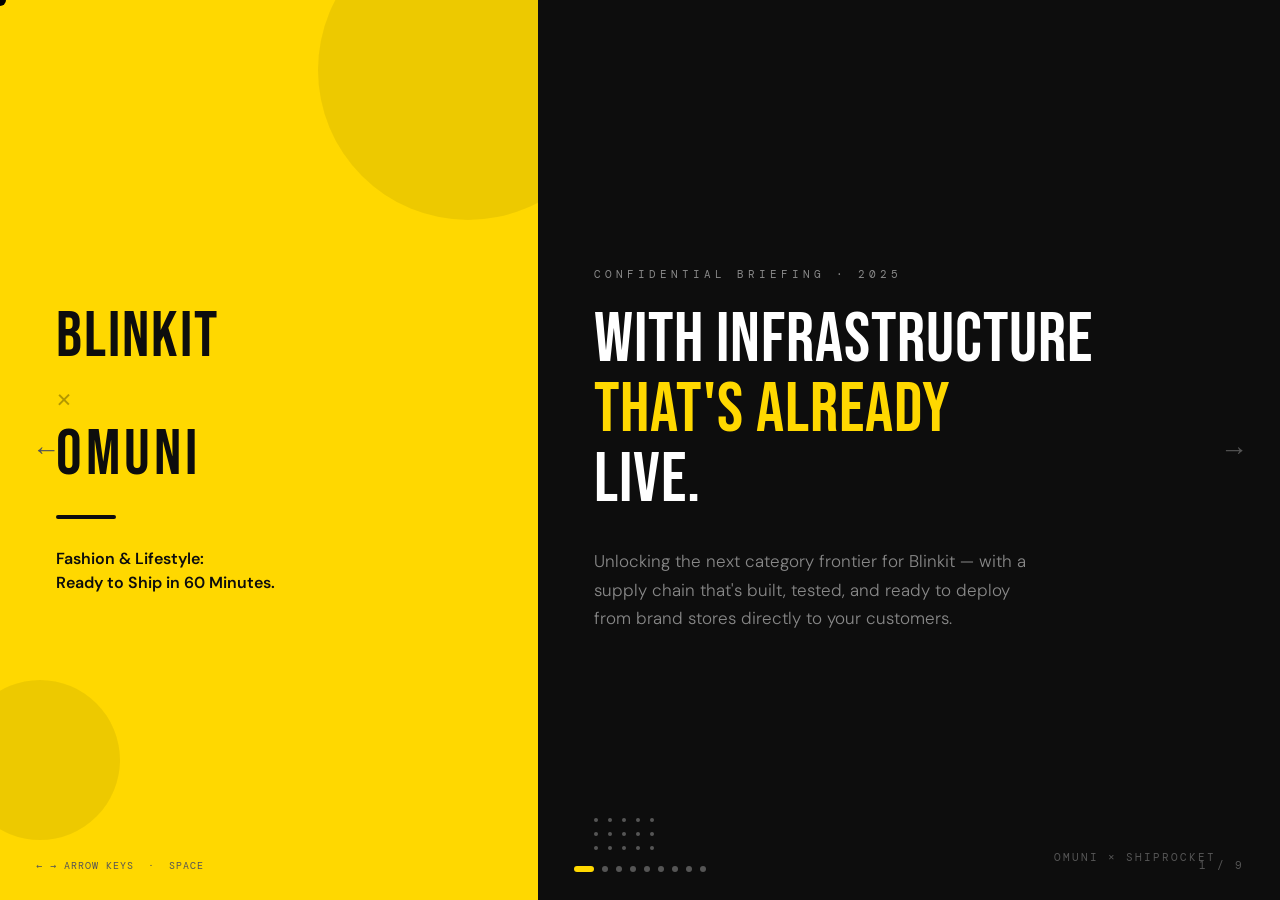
<file: Omuni_Blinkit_CRO_v2.html>
<!DOCTYPE html>
<html lang="en">
<head>
<meta charset="UTF-8">
<meta name="viewport" content="width=device-width, initial-scale=1, maximum-scale=1, user-scalable=no, viewport-fit=cover">
<title>blinkit × Omuni — Fashion & Lifestyle</title>
<link href="https://fonts.googleapis.com/css2?family=Bebas+Neue&family=DM+Sans:ital,wght@0,300;0,400;0,500;0,700;1,300;1,400&family=DM+Mono:wght@400;500&display=swap" rel="stylesheet">
<style>
  :root {
    --yellow: #FFD800;
    --black: #0D0D0D;
    --dark: #141414;
    --card: #1E1E1E;
    --card2: #252525;
    --white: #FFFFFF;
    --gray: #888;
    --gray2: #555;
    --green: #22C55E;
    --red: #EF4444;
    --orange: #FF6B35;
  }

  *, *::before, *::after { box-sizing: border-box; margin: 0; padding: 0; }
  html, body { width: 100%; height: 100%; background: var(--black); font-family: 'DM Sans', sans-serif; overflow: hidden; color: var(--white); cursor: none; }

  .cursor { position: fixed; width: 12px; height: 12px; background: var(--yellow); border-radius: 50%; pointer-events: none; z-index: 9999; transform: translate(-50%,-50%); transition: transform 0.1s, width 0.2s, height 0.2s; mix-blend-mode: difference; }
  .cursor.big { width: 40px; height: 40px; }

  #progress { position: fixed; top: 0; left: 0; height: 3px; background: var(--yellow); z-index: 1000; transition: width 0.6s cubic-bezier(0.4,0,0.2,1); }
  #counter { position: fixed; bottom: 28px; right: 36px; font-family: 'DM Mono', monospace; font-size: 11px; color: var(--gray2); letter-spacing: 2px; z-index: 1000; }
  #dots { position: fixed; bottom: 28px; left: 50%; transform: translateX(-50%); display: flex; gap: 8px; z-index: 1000; }
  .dot { width: 6px; height: 6px; border-radius: 50%; background: var(--gray2); transition: all 0.3s; cursor: pointer; }
  .dot.active { background: var(--yellow); width: 20px; border-radius: 3px; }
  .nav-btn { position: fixed; top: 50%; transform: translateY(-50%); background: none; border: none; color: var(--gray2); font-size: 28px; cursor: pointer; z-index: 1000; padding: 16px; transition: color 0.2s; }
  .nav-btn:hover { color: var(--yellow); }
  #nav-prev { left: 16px; }
  #nav-next { right: 16px; }

  #deck { width: 100%; height: 100%; position: relative; }

  .slide { position: absolute; inset: 0; display: flex; opacity: 0; pointer-events: none; transition: opacity 0.05s; }
  .slide.active { opacity: 1; pointer-events: all; }

  .slide.active .reveal { animation: revealUp 0.7s cubic-bezier(0.16,1,0.3,1) both; }
  .slide.active .reveal.d1 { animation-delay: 0.05s; }
  .slide.active .reveal.d2 { animation-delay: 0.15s; }
  .slide.active .reveal.d3 { animation-delay: 0.25s; }
  .slide.active .reveal.d4 { animation-delay: 0.35s; }
  .slide.active .reveal.d5 { animation-delay: 0.45s; }
  .slide.active .reveal.d6 { animation-delay: 0.55s; }
  .slide.active .reveal.d7 { animation-delay: 0.65s; }
  .slide.active .reveal.d8 { animation-delay: 0.75s; }
  .slide.active .fade { animation: fadeIn 0.9s ease both; }
  .slide.active .fade.d1 { animation-delay: 0.1s; }
  .slide.active .fade.d2 { animation-delay: 0.2s; }
  .slide.active .fade.d3 { animation-delay: 0.35s; }
  .slide.active .fade.d4 { animation-delay: 0.5s; }
  .slide.active .fade.d5 { animation-delay: 0.65s; }
  .slide.active .fade.d6 { animation-delay: 0.8s; }
  .slide.active .fade.d7 { animation-delay: 0.95s; }
  .slide.active .fade.d8 { animation-delay: 1.1s; }

  @keyframes revealUp { from { opacity: 0; transform: translateY(28px); } to { opacity: 1; transform: translateY(0); } }
  @keyframes fadeIn { from { opacity: 0; } to { opacity: 1; } }
  @keyframes slideBar { from { transform: scaleX(0); } to { transform: scaleX(1); } }
  @keyframes pulse-green { 0%,100% { box-shadow: 0 0 0 0 rgba(34,197,94,0.5); } 50% { box-shadow: 0 0 0 8px rgba(34,197,94,0); } }

  #transition-overlay { position: fixed; inset: 0; background: var(--yellow); z-index: 500; transform: scaleX(0); transform-origin: left; pointer-events: none; }

  #hint { position: fixed; bottom: 28px; left: 36px; font-family: 'DM Mono', monospace; font-size: 10px; color: var(--gray2); letter-spacing: 1px; opacity: 1; transition: opacity 1s; }
  #hint.hidden { opacity: 0; }

  /* ── Shared layout ── */
  .slide-header { padding: 44px 64px 0; display: flex; align-items: baseline; gap: 20px; }
  .slide-num { font-family: 'DM Mono', monospace; font-size: 11px; color: var(--yellow); letter-spacing: 3px; }
  .slide-title { font-family: 'Bebas Neue', sans-serif; font-size: 40px; letter-spacing: 1px; color: var(--white); }
  .slide-title span { color: var(--yellow); }
  .slide-sub { padding: 6px 64px 0; font-size: 14px; color: var(--gray); font-style: italic; }

  /* ══ SLIDE 1: TITLE ══════════════════════════════════════ */
  #s1 { background: var(--black); }
  .s1-left { width: 42%; background: var(--yellow); display: flex; flex-direction: column; justify-content: center; padding: 60px 56px; position: relative; overflow: hidden; }
  .s1-bg-c { position: absolute; border-radius: 50%; background: rgba(0,0,0,0.07); }
  .s1-bg-c.c1 { width: 300px; height: 300px; top: -80px; right: -80px; }
  .s1-bg-c.c2 { width: 160px; height: 160px; bottom: 60px; left: -40px; }
  .s1-brand { font-family: 'Bebas Neue', sans-serif; font-size: 64px; color: var(--black); letter-spacing: 2px; line-height: 1; }
  .s1-x { font-size: 32px; color: rgba(0,0,0,0.3); margin: 8px 0 4px; font-weight: 300; }
  .s1-partner { font-family: 'Bebas Neue', sans-serif; font-size: 64px; color: var(--black); letter-spacing: 4px; line-height: 1; }
  .s1-div { width: 60px; height: 4px; background: var(--black); margin: 28px 0; border-radius: 2px; }
  .s1-tag { font-size: 16px; font-weight: 600; color: var(--black); line-height: 1.5; max-width: 260px; }

  .s1-right { flex: 1; display: flex; flex-direction: column; justify-content: center; padding: 60px 64px 60px 56px; position: relative; }
  .s1-eye { font-size: 11px; letter-spacing: 4px; color: var(--gray); text-transform: uppercase; margin-bottom: 24px; font-family: 'DM Mono', monospace; }
  .s1-hl { font-family: 'Bebas Neue', sans-serif; font-size: 70px; line-height: 1; color: var(--white); letter-spacing: 1px; margin-bottom: 32px; }
  .s1-hl span { color: var(--yellow); }
  .s1-body { font-size: 17px; line-height: 1.7; color: var(--gray); max-width: 440px; font-weight: 300; }
  .s1-meta { position: absolute; bottom: 36px; right: 64px; font-family: 'DM Mono', monospace; font-size: 11px; color: var(--gray2); letter-spacing: 2px; }
  .s1-dots { position: absolute; bottom: 50px; left: 56px; display: grid; grid-template-columns: repeat(5,1fr); gap: 10px; }
  .s1-d { width: 4px; height: 4px; border-radius: 50%; background: var(--gray2); }

  /* ══ SLIDE 2: BLINKIT FRONTIER ═══════════════════════════ */
  #s2 { background: var(--dark); flex-direction: column; }
  .s2-cards { flex: 1; display: flex; gap: 20px; padding: 24px 64px 28px; }
  .s2-card { flex: 1; background: var(--card); border-radius: 4px; padding: 32px 28px; position: relative; overflow: hidden; }
  .s2-card::before { content: ''; position: absolute; top: 0; left: 0; right: 0; height: 3px; background: var(--yellow); }
  .s2-num { font-family: 'Bebas Neue', sans-serif; font-size: 68px; color: var(--yellow); line-height: 1; margin-bottom: 4px; }
  .s2-lbl { font-size: 12px; font-weight: 700; color: var(--white); letter-spacing: 1px; text-transform: uppercase; margin-bottom: 12px; }
  .s2-txt { font-size: 13px; color: var(--gray); line-height: 1.7; }
  .s2-txt strong { color: var(--white); }
  .s2-foot { padding: 0 64px 52px; }
  .s2-insight { background: linear-gradient(135deg,#1a1a00,#111); border: 1px solid rgba(255,216,0,0.2); border-left: 3px solid var(--yellow); border-radius: 4px; padding: 20px 28px; font-size: 14px; color: var(--white); line-height: 1.6; }
  .s2-insight strong { color: var(--yellow); }

  /* ══ SLIDE 3: WHY FASHION HASN'T SCALED ═════════════════ */
  #s3 { background: var(--black); flex-direction: column; }
  .s3-grid { flex: 1; display: grid; grid-template-columns: 1fr 1fr; grid-template-rows: 1fr 1fr; gap: 16px; padding: 20px 64px 52px; }
  .s3-item { background: var(--card); border-radius: 4px; padding: 28px 32px; display: flex; gap: 20px; align-items: flex-start; }
  .s3-icon-wrap { width: 44px; height: 44px; border-radius: 50%; display: flex; align-items: center; justify-content: center; flex-shrink: 0; font-size: 20px; }
  .s3-icon-wrap.red { background: rgba(239,68,68,0.12); }
  .s3-title { font-size: 15px; font-weight: 700; color: var(--white); margin-bottom: 8px; }
  .s3-body { font-size: 13px; color: var(--gray); line-height: 1.7; }
  .s3-body strong { color: var(--white); }

  /* ══ SLIDE 4: WHAT WE BRING ══════════════════════════════ */
  #s4 { background: var(--dark); flex-direction: column; }
  .s4-stats { display: flex; gap: 16px; padding: 24px 64px 20px; }
  .s4-stat { flex: 1; background: var(--card); border-radius: 4px; padding: 28px 24px; position: relative; overflow: hidden; }
  .s4-stat::after { content: ''; position: absolute; bottom: 0; left: 0; right: 0; height: 2px; background: var(--yellow); transform: scaleX(0); transform-origin: left; }
  .slide.active .s4-stat:nth-child(1)::after { animation: slideBar 0.7s ease 0.3s both; }
  .slide.active .s4-stat:nth-child(2)::after { animation: slideBar 0.7s ease 0.45s both; }
  .slide.active .s4-stat:nth-child(3)::after { animation: slideBar 0.7s ease 0.6s both; }
  .s4-num { font-family: 'Bebas Neue', sans-serif; font-size: 58px; color: var(--yellow); line-height: 1; margin-bottom: 6px; }
  .s4-lbl strong { display: block; color: var(--white); font-size: 13px; margin-bottom: 2px; }
  .s4-lbl { font-size: 12px; color: var(--gray); line-height: 1.5; }

  .s4-brands-section { padding: 16px 64px 16px; }
  .s4-brands-label { font-size: 11px; color: var(--gray); letter-spacing: 3px; text-transform: uppercase; margin-bottom: 14px; font-family: 'DM Mono', monospace; }
  .s4-brands { display: flex; gap: 10px; flex-wrap: wrap; }
  .s4-pill { border-radius: 2px; padding: 10px 18px; font-size: 13px; font-weight: 700; letter-spacing: 0.5px; transition: all 0.2s; }
  .s4-pill.ready { background: rgba(255,216,0,0.12); border: 1px solid var(--yellow); color: var(--yellow); }
  .s4-pill.soon { background: var(--card2); border: 1px solid var(--gray2); color: var(--gray); }
  .s4-pill-note { font-size: 10px; font-family: 'DM Mono', monospace; color: var(--gray2); margin-top: 10px; letter-spacing: 1px; }

  .s4-infra { padding: 0 64px 44px; display: grid; grid-template-columns: repeat(2,1fr); gap: 12px; }
  .s4-infra-item { background: var(--card); border-radius: 4px; padding: 16px 20px; display: flex; align-items: center; gap: 14px; }
  .s4-infra-dot { width: 8px; height: 8px; border-radius: 50%; background: var(--green); flex-shrink: 0; }
  .slide.active .s4-infra-dot { animation: pulse-green 2s ease infinite; }
  .s4-infra-text strong { color: var(--white); display: block; font-size: 13px; }
  .s4-infra-text { font-size: 12px; color: var(--gray); }

  /* ══ SLIDE 5: ORDER FLOW ═════════════════════════════════ */
  #s5 { background: var(--black); flex-direction: column; }
  .s5-flow { flex: 1; display: flex; align-items: center; padding: 12px 40px 20px; gap: 0; }
  .s5-step { flex: 1; display: flex; flex-direction: column; align-items: center; position: relative; }
  .s5-connector { position: absolute; top: 48px; left: 50%; width: 100%; height: 2px; background: linear-gradient(90deg, var(--yellow) 0%, rgba(255,216,0,0.25) 100%); transform-origin: left; }
  .slide.active .s5-step:nth-child(1) .s5-connector { animation: slideBar 0.5s ease 0.35s both; }
  .slide.active .s5-step:nth-child(2) .s5-connector { animation: slideBar 0.5s ease 0.6s both; }
  .slide.active .s5-step:nth-child(3) .s5-connector { animation: slideBar 0.5s ease 0.85s both; }
  .slide.active .s5-step:nth-child(4) .s5-connector { animation: slideBar 0.5s ease 1.1s both; }
  .s5-circle { width: 96px; height: 96px; border-radius: 50%; display: flex; align-items: center; justify-content: center; flex-direction: column; margin-bottom: 18px; position: relative; z-index: 1; flex-shrink: 0; }
  .s5-circle.yellow { background: var(--yellow); }
  .s5-circle.dark { background: var(--card); border: 2px solid var(--gray2); }
  .s5-circle.green { background: var(--green); }
  .s5-sn { font-family: 'DM Mono', monospace; font-size: 10px; letter-spacing: 2px; line-height: 1; }
  .s5-circle.yellow .s5-sn, .s5-circle.green .s5-sn { color: rgba(0,0,0,0.4); }
  .s5-circle.dark .s5-sn { color: var(--gray); }
  .s5-icon { font-size: 26px; line-height: 1; }
  .s5-name { font-size: 13px; font-weight: 700; color: var(--white); text-align: center; margin-bottom: 6px; padding: 0 6px; }
  .s5-desc { font-size: 11px; color: var(--gray); text-align: center; line-height: 1.6; padding: 0 8px; max-width: 150px; }

  .s5-sla { padding: 0 64px 44px; display: flex; gap: 14px; }
  .s5-sla-box { flex: 1; background: linear-gradient(135deg,#1a1a00,#111); border: 1px solid rgba(255,216,0,0.2); border-radius: 4px; padding: 14px 20px; display: flex; align-items: center; gap: 14px; }
  .s5-sla-val { font-family: 'Bebas Neue', sans-serif; font-size: 32px; color: var(--yellow); line-height: 1; flex-shrink: 0; }
  .s5-sla-label strong { display: block; color: var(--white); font-size: 12px; }
  .s5-sla-label { font-size: 11px; color: var(--gray); line-height: 1.5; }

  /* ══ SLIDE 6: WHAT BLINKIT GETS ══════════════════════════ */
  #s6 { background: var(--dark); flex-direction: column; }
  .s6-body { flex: 1; display: grid; grid-template-columns: 1fr 1fr; gap: 20px; padding: 24px 64px 56px; }
  .s6-card { background: var(--card); border-radius: 4px; padding: 40px 36px; display: flex; flex-direction: column; }
  .s6-card.featured { background: var(--yellow); }
  .s6-eye { font-size: 10px; letter-spacing: 3px; text-transform: uppercase; font-family: 'DM Mono', monospace; margin-bottom: 16px; }
  .s6-card.featured .s6-eye { color: rgba(0,0,0,0.45); }
  .s6-card:not(.featured) .s6-eye { color: var(--yellow); }
  .s6-head { font-family: 'Bebas Neue', sans-serif; font-size: 42px; line-height: 1; margin-bottom: 10px; }
  .s6-card.featured .s6-head { color: var(--black); }
  .s6-card:not(.featured) .s6-head { color: var(--white); }
  .s6-sub { font-size: 15px; font-weight: 700; margin-bottom: 20px; }
  .s6-card.featured .s6-sub { color: var(--black); }
  .s6-card:not(.featured) .s6-sub { color: var(--white); }
  .s6-txt { font-size: 14px; line-height: 1.75; flex: 1; }
  .s6-card.featured .s6-txt { color: rgba(0,0,0,0.6); }
  .s6-card:not(.featured) .s6-txt { color: var(--gray); }
  .s6-bullets { list-style: none; display: flex; flex-direction: column; gap: 12px; margin-top: 12px; }
  .s6-bullets li { display: flex; gap: 10px; align-items: flex-start; font-size: 13px; }
  .s6-bullet-dot { width: 6px; height: 6px; border-radius: 50%; flex-shrink: 0; margin-top: 5px; }
  .s6-card.featured .s6-bullet-dot { background: var(--black); }
  .s6-card:not(.featured) .s6-bullet-dot { background: var(--yellow); }
  .s6-card.featured .s6-bullets li { color: rgba(0,0,0,0.65); }
  .s6-card:not(.featured) .s6-bullets li { color: var(--gray); }

  /* ══ SLIDE 7: WHY NOW ════════════════════════════════════ */
  #s7 { background: var(--black); flex-direction: column; }
  .s7-grid { flex: 1; display: grid; grid-template-columns: 1fr 1fr; grid-template-rows: 1fr 1fr 1fr; gap: 14px; padding: 24px 64px 56px; }
  .s7-item { background: var(--card); border-radius: 4px; padding: 22px 28px; display: flex; gap: 18px; align-items: flex-start; position: relative; overflow: hidden; }
  .s7-item::before { content: ''; position: absolute; left: 0; top: 0; bottom: 0; width: 3px; background: var(--yellow); }
  .s7-check { width: 28px; height: 28px; border-radius: 50%; background: rgba(255,216,0,0.12); border: 1px solid var(--yellow); display: flex; align-items: center; justify-content: center; font-size: 12px; color: var(--yellow); flex-shrink: 0; margin-top: 1px; }
  .s7-title { font-size: 13px; font-weight: 700; color: var(--white); margin-bottom: 5px; }
  .s7-body { font-size: 12px; color: var(--gray); line-height: 1.6; }

  /* ══ SLIDE 8: NEXT STEPS ═════════════════════════════════ */
  #s8 { background: var(--black); }
  .s8-left { width: 50%; background: var(--yellow); display: flex; flex-direction: column; justify-content: center; padding: 70px 64px; position: relative; overflow: hidden; }
  .s8-bg-txt { position: absolute; font-family: 'Bebas Neue', sans-serif; font-size: 190px; color: rgba(0,0,0,0.07); line-height: 1; bottom: -20px; right: -10px; pointer-events: none; }
  .s8-eye { font-size: 11px; letter-spacing: 4px; color: rgba(0,0,0,0.4); text-transform: uppercase; font-family: 'DM Mono', monospace; margin-bottom: 24px; }
  .s8-hl { font-family: 'Bebas Neue', sans-serif; font-size: 76px; line-height: 0.95; color: var(--black); margin-bottom: 32px; }
  .s8-tag { font-size: 15px; color: rgba(0,0,0,0.55); font-style: italic; line-height: 1.6; max-width: 340px; margin-bottom: 44px; }
  .s8-credit { font-family: 'DM Mono', monospace; font-size: 11px; color: rgba(0,0,0,0.38); letter-spacing: 2px; }

  .s8-right { flex: 1; display: flex; flex-direction: column; justify-content: center; padding: 70px 64px; }
  .s8-next-lbl { font-size: 11px; letter-spacing: 4px; color: var(--yellow); text-transform: uppercase; font-family: 'DM Mono', monospace; margin-bottom: 32px; }
  .s8-step { display: flex; gap: 20px; align-items: flex-start; margin-bottom: 26px; padding-bottom: 26px; border-bottom: 1px solid rgba(255,255,255,0.06); }
  .s8-step:last-child { border-bottom: none; margin-bottom: 0; }
  .s8-num { width: 32px; height: 32px; border-radius: 50%; background: var(--yellow); color: var(--black); font-family: 'Bebas Neue', sans-serif; font-size: 16px; display: flex; align-items: center; justify-content: center; flex-shrink: 0; }
  .s8-step-title { font-size: 14px; font-weight: 700; color: var(--white); margin-bottom: 4px; }
  .s8-step-body { font-size: 12px; color: var(--gray); line-height: 1.5; }

  /* ══ SLIDE 9: THANK YOU ══════════════════════════════════ */
  #s9 { background: var(--black); flex-direction: column; align-items: center; justify-content: center; position: relative; overflow: hidden; }
  .s9-ring { position: absolute; border-radius: 50%; border: 1px solid rgba(255,216,0,0.08); pointer-events: none; }
  .s9-ring.r1 { width: 500px; height: 500px; }
  .s9-ring.r2 { width: 700px; height: 700px; }
  .s9-ring.r3 { width: 900px; height: 900px; }
  .s9-ring.r4 { width: 1100px; height: 1100px; }
  .s9-center { display: flex; flex-direction: column; align-items: center; text-align: center; position: relative; z-index: 1; }
  .s9-small { font-family: 'DM Mono', monospace; font-size: 11px; letter-spacing: 4px; color: var(--yellow); text-transform: uppercase; margin-bottom: 28px; }
  .s9-big { font-family: 'Bebas Neue', sans-serif; font-size: 120px; color: var(--white); line-height: 0.9; letter-spacing: 2px; margin-bottom: 20px; }
  .s9-big span { color: var(--yellow); }
  .s9-sub { font-size: 18px; color: var(--gray); font-weight: 300; line-height: 1.6; max-width: 500px; margin-bottom: 56px; }
  .s9-contacts { display: flex; gap: 48px; }
  .s9-contact { display: flex; flex-direction: column; align-items: center; }
  .s9-contact-role { font-size: 10px; letter-spacing: 3px; color: var(--gray2); text-transform: uppercase; font-family: 'DM Mono', monospace; margin-bottom: 8px; }
  .s9-contact-name { font-size: 16px; font-weight: 700; color: var(--white); margin-bottom: 4px; }
  .s9-contact-info { font-size: 13px; color: var(--gray); }
  .s9-divider { width: 1px; background: var(--gray2); }
  .s9-bar { position: absolute; bottom: 0; left: 0; right: 0; height: 4px; background: var(--yellow); }
</style>
</head>
<body>

<div class="cursor" id="cursor"></div>
<div id="progress"></div>
<div id="transition-overlay"></div>

<div id="deck">

  <!-- ══ SLIDE 1: TITLE ════════════════════════════════════ -->
  <div class="slide active" id="s1">
    <div class="s1-left">
      <div class="s1-bg-c c1"></div>
      <div class="s1-bg-c c2"></div>
      <div class="s1-brand reveal d1">blinkit</div>
      <div class="s1-x reveal d2">×</div>
      <div class="s1-partner reveal d2">OMUNI</div>
      <div class="s1-div reveal d3"></div>
      <div class="s1-tag reveal d4">Fashion &amp; Lifestyle:<br>Ready to Ship in 60 Minutes.</div>
    </div>
    <div class="s1-right">
      <div class="s1-eye reveal d2">Confidential Briefing · 2025</div>
      <div class="s1-hl reveal d3">WITH INFRASTRUCTURE<br><span>THAT'S ALREADY</span><br>LIVE.</div>
      <div class="s1-body reveal d4">Unlocking the next category frontier for Blinkit — with a supply chain that's built, tested, and ready to deploy from brand stores directly to your customers.</div>
      <div class="s1-dots fade d8">
        <div class="s1-d"></div><div class="s1-d"></div><div class="s1-d"></div><div class="s1-d"></div><div class="s1-d"></div>
        <div class="s1-d"></div><div class="s1-d"></div><div class="s1-d"></div><div class="s1-d"></div><div class="s1-d"></div>
        <div class="s1-d"></div><div class="s1-d"></div><div class="s1-d"></div><div class="s1-d"></div><div class="s1-d"></div>
      </div>
      <div class="s1-meta fade d7">OMUNI × SHIPROCKET</div>
    </div>
  </div>

  <!-- ══ SLIDE 2: BLINKIT'S NEXT FRONTIER ══════════════════ -->
  <div class="slide" id="s2">
    <div style="display:flex;flex-direction:column;width:100%;height:100%;">
      <div class="slide-header">
        <span class="slide-num reveal d1">01</span>
        <h2 class="slide-title reveal d1">BLINKIT'S <span>NEXT FRONTIER</span> IS CLEAR</h2>
      </div>
      <div class="slide-sub reveal d2">Grocery is saturated. Non-grocery is the growth battleground.</div>
      <div class="s2-cards">
        <div class="s2-card reveal d2">
          <div class="s2-num">3×</div>
          <div class="s2-lbl">Growth</div>
          <div class="s2-txt">Q-Commerce grew <strong>3× in non-grocery categories in 2024</strong>. Fashion &amp; lifestyle is the logical next frontier — high AOV, high frequency, zero perishability.</div>
        </div>
        <div class="s2-card reveal d3">
          <div class="s2-num">₹25K Cr</div>
          <div class="s2-lbl">Market Potential</div>
          <div class="s2-txt">Projected <strong>non-grocery GMV on q-comm platforms by 2026</strong>. The platform that owns supply side first dominates the category permanently.</div>
        </div>
        <div class="s2-card reveal d4">
          <div class="s2-num">60 min</div>
          <div class="s2-lbl">The New Benchmark</div>
          <div class="s2-txt">Fashion brands can now <strong>deliver in under 60 minutes from store to doorstep</strong> — directly from existing brand stores, no dark store needed.</div>
        </div>
      </div>
      <div class="s2-foot">
        <div class="s2-insight reveal d5"><strong>The window is right now.</strong> Zepto and Swiggy Instamart are both building toward fashion. The platform that cracks supply-side first — real inventory, real SLAs — owns the category. First-mover advantage here is permanent.</div>
      </div>
    </div>
  </div>

  <!-- ══ SLIDE 3: WHY FASHION HASN'T SCALED ════════════════ -->
  <div class="slide" id="s3">
    <div style="display:flex;flex-direction:column;width:100%;height:100%;">
      <div class="slide-header">
        <span class="slide-num reveal d1">02</span>
        <h2 class="slide-title reveal d1">WHY FASHION HASN'T <span>SCALED</span> ON Q-COMMERCE</h2>
      </div>
      <div class="slide-sub reveal d2">Four structural blockers — and how Omuni removes all of them.</div>
      <div class="s3-grid">

        <div class="s3-item reveal d2">
          <div class="s3-icon-wrap red">🏪</div>
          <div>
            <div class="s3-title">Dark store inventory replication is nearly impossible</div>
            <div class="s3-body">Replicating fashion inventory across <strong>hundreds of dark stores nationwide</strong> is operationally unfeasible — wrong sizes, SKU explosion, dead stock. Omuni solves this by using <strong>existing brand stores as live fulfilment nodes</strong>, with no replication needed.</div>
          </div>
        </div>

        <div class="s3-item reveal d3">
          <div class="s3-icon-wrap red">↩️</div>
          <div>
            <div class="s3-title">Fashion demands a robust return policy</div>
            <div class="s3-body">Fashion return rates run <strong>20–30%</strong>. Q-comm dark stores have no infrastructure to handle try-and-return, sizing exchanges, or condition checks. <strong>Brand stores naturally handle returns</strong> — Omuni automates the routing and reconciliation.</div>
          </div>
        </div>

        <div class="s3-item reveal d4">
          <div class="s3-icon-wrap red">📦</div>
          <div>
            <div class="s3-title">Blinkit dark stores have limited space</div>
            <div class="s3-body">Dark store footprints are designed for grocery density. <strong>Adding fashion SKUs — bulky, size-variant, low-velocity</strong> — competes directly with core grocery categories. Fulfilling from brand stores removes this constraint entirely.</div>
          </div>
        </div>

        <div class="s3-item reveal d5">
          <div class="s3-icon-wrap red">🔍</div>
          <div>
            <div class="s3-title">No inventory visibility into brand stores</div>
            <div class="s3-body">Blinkit has no way to know <strong>what stock exists in an Arrow store in Andheri right now</strong>. Without real-time visibility, accepting fashion orders means guaranteed cancellations. Omuni's live POS sync fixes this — every SKU, every store, every 30 seconds.</div>
          </div>
        </div>

      </div>
    </div>
  </div>

  <!-- ══ SLIDE 4: WHAT WE BRING ════════════════════════════ -->
  <div class="slide" id="s4">
    <div style="display:flex;flex-direction:column;width:100%;height:100%;">
      <div class="slide-header">
        <span class="slide-num reveal d1">03</span>
        <h2 class="slide-title reveal d1">WHAT WE BRING <span>TODAY</span></h2>
      </div>
      <div class="slide-sub reveal d2">This is not a proposal. This is ready-to-deploy infrastructure.</div>

      <div class="s4-stats">
        <div class="s4-stat reveal d2">
          <div class="s4-num">5,000+</div>
          <div class="s4-lbl"><strong>Brand Stores on Omuni</strong>Real-time POS sync, live inventory, order routing — all active today</div>
        </div>
        <div class="s4-stat reveal d3">
          <div class="s4-num">Pan-India</div>
          <div class="s4-lbl"><strong>Store Coverage</strong>Mumbai, Delhi NCR, Bengaluru, Hyderabad, Chennai, Pune, Ahmedabad &amp; Tier 2</div>
        </div>
        <div class="s4-stat reveal d4">
          <div class="s4-num">35+</div>
          <div class="s4-lbl"><strong>SR Hyperlocal Network</strong>Warehouses + hyperlocal fleet across all Indian metros, ready for 60-min delivery</div>
        </div>
      </div>

      <div class="s4-brands-section reveal d4">
        <div class="s4-brands-label">Brands on Omuni — ready to go live on Blinkit first</div>
        <div class="s4-brands">
          <div class="s4-pill ready">Levi's</div>
          <div class="s4-pill ready">Blackberrys</div>
          <div class="s4-pill ready">Bata</div>
          <div class="s4-pill ready">USPA</div>
          <div class="s4-pill ready">Tommy Hilfiger</div>
          <div class="s4-pill ready">Calvin Klein</div>
          <div class="s4-pill ready">Jack &amp; Jones</div>
          <div class="s4-pill soon">+ many more</div>
        </div>
        <div class="s4-pill-note">★ YELLOW = confirmed, active on Omuni and ready to activate on Blinkit</div>
      </div>

      <div class="s4-infra reveal d5">
        <div class="s4-infra-item">
          <div class="s4-infra-dot"></div>
          <div class="s4-infra-text"><strong>Live POS Sync</strong>Inventory refresh every 30 seconds from brand stores</div>
        </div>
        <div class="s4-infra-item">
          <div class="s4-infra-dot"></div>
          <div class="s4-infra-text"><strong>Smart Order Routing</strong>Nearest store with live stock, selected in milliseconds</div>
        </div>
        <div class="s4-infra-item">
          <div class="s4-infra-dot"></div>
          <div class="s4-infra-text"><strong>Store Pick-list App</strong>Guided pick &amp; pack workflow for store staff, built and tested</div>
        </div>
        <div class="s4-infra-item">
          <div class="s4-infra-dot"></div>
          <div class="s4-infra-text"><strong>Returns Automation</strong>Return routing back to store inventory, SPF auto-reconciled</div>
        </div>
      </div>
    </div>
  </div>

  <!-- ══ SLIDE 5: ORDER FLOW ════════════════════════════════ -->
  <div class="slide" id="s5">
    <div style="display:flex;flex-direction:column;width:100%;height:100%;">
      <div class="slide-header">
        <span class="slide-num reveal d1">04</span>
        <h2 class="slide-title reveal d1">HOW AN ORDER <span>FLOWS</span></h2>
      </div>
      <div class="slide-sub reveal d2">From Blinkit app to customer doorstep — in under 60 minutes</div>

      <div class="s5-flow">

        <div class="s5-step reveal d2">
          <div class="s5-circle yellow">
            <div class="s5-sn">01</div>
            <div class="s5-icon">👁</div>
          </div>
          <div class="s5-connector"></div>
          <div class="s5-name">Blinkit Reads Live Inventory</div>
          <div class="s5-desc">Blinkit reads real-time stock from all mapped brand stores via Omuni's inventory API — before the customer even searches.</div>
        </div>

        <div class="s5-step reveal d3">
          <div class="s5-circle dark">
            <div class="s5-sn">02</div>
            <div class="s5-icon">🛒</div>
          </div>
          <div class="s5-connector"></div>
          <div class="s5-name">Customer Orders on Blinkit</div>
          <div class="s5-desc">Blinkit takes the order and places it on Omuni via API. Stock is confirmed live — zero cancellation risk from stale inventory.</div>
        </div>

        <div class="s5-step reveal d4">
          <div class="s5-circle dark">
            <div class="s5-sn">03</div>
            <div class="s5-icon">⚡</div>
          </div>
          <div class="s5-connector"></div>
          <div class="s5-name">Omuni Decides the Store</div>
          <div class="s5-desc">Omuni selects the nearest store with live stock and places a priority pick order on the store app — in milliseconds.</div>
        </div>

        <div class="s5-step reveal d5">
          <div class="s5-circle dark">
            <div class="s5-sn">04</div>
            <div class="s5-icon">📦</div>
          </div>
          <div class="s5-connector"></div>
          <div class="s5-name">Store Picks &amp; Packs</div>
          <div class="s5-desc">Store staff gets a push notification and guided pick-list. Order packed and ready for pickup in under 10 minutes.</div>
        </div>

        <div class="s5-step reveal d6">
          <div class="s5-circle green">
            <div class="s5-sn">05</div>
            <div class="s5-icon">🛵</div>
          </div>
          <div class="s5-name">SR Hyperlocal Delivers</div>
          <div class="s5-desc">Shiprocket Hyperlocal rider picks from the store and delivers to the customer — within 60 minutes, end to end.</div>
        </div>

      </div>

      <div class="s5-sla reveal d7">
        <div class="s5-sla-box">
          <div class="s5-sla-val">95%+</div>
          <div class="s5-sla-label"><strong>Fill Rate</strong>Live sync, no stale stock</div>
        </div>
        <div class="s5-sla-box">
          <div class="s5-sla-val">&lt;10 min</div>
          <div class="s5-sla-label"><strong>Pick Time</strong>Guided store app workflow</div>
        </div>
        <div class="s5-sla-box">
          <div class="s5-sla-val">60 min</div>
          <div class="s5-sla-label"><strong>End-to-End</strong>Store to customer doorstep</div>
        </div>
        <div class="s5-sla-box">
          <div class="s5-sla-val">&lt;5%</div>
          <div class="s5-sla-label"><strong>Cancellation Rate</strong>Target from Day 1</div>
        </div>
      </div>
    </div>
  </div>

  <!-- ══ SLIDE 6: WHAT BLINKIT GETS ════════════════════════ -->
  <div class="slide" id="s6">
    <div style="display:flex;flex-direction:column;width:100%;height:100%;">
      <div class="slide-header">
        <span class="slide-num reveal d1">05</span>
        <h2 class="slide-title reveal d1">WHAT BLINKIT <span>GETS</span></h2>
      </div>
      <div class="s6-body">

        <div class="s6-card featured reveal d2">
          <div class="s6-eye">Competitive Position</div>
          <div class="s6-head">FIRST MOVER IN FASHION Q-COMM</div>
          <div class="s6-sub">Own the category before anyone else can</div>
          <ul class="s6-bullets">
            <li><div class="s6-bullet-dot"></div>No other q-comm platform has a working fashion supply chain at scale</li>
            <li><div class="s6-bullet-dot"></div>Zepto and Swiggy cannot replicate real-time brand store inventory for 12+ months</li>
            <li><div class="s6-bullet-dot"></div>Blinkit announces "Fashion in 60 minutes" — a category no one else offers</li>
            <li><div class="s6-bullet-dot"></div>High-intent fashion buyers currently leaving Blinkit go to Myntra — this brings them back</li>
          </ul>
        </div>

        <div class="s6-card reveal d3">
          <div class="s6-eye">Operational Model</div>
          <div class="s6-head">ZERO NEW SUPPLY OPS</div>
          <div class="s6-sub">Pure upside with no operational overhead</div>
          <ul class="s6-bullets">
            <li><div class="s6-bullet-dot"></div>Omuni manages all brand onboarding, catalogue, and inventory sync</li>
            <li><div class="s6-bullet-dot"></div>Shiprocket Hyperlocal manages the entire last-mile logistics layer</li>
            <li><div class="s6-bullet-dot"></div>Blinkit surfaces the products and collects platform commission</li>
            <li><div class="s6-bullet-dot"></div>No dark store space used. No buying team needed. No returns ops.</li>
          </ul>
        </div>

      </div>
    </div>
  </div>

  <!-- ══ SLIDE 7: WHY NOW ═══════════════════════════════════ -->
  <div class="slide" id="s7">
    <div style="display:flex;flex-direction:column;width:100%;height:100%;">
      <div class="slide-header">
        <span class="slide-num reveal d1">06</span>
        <h2 class="slide-title reveal d1">WHY OMUNI. <span>WHY NOW.</span></h2>
      </div>
      <div class="s7-grid">
        <div class="s7-item reveal d2">
          <div class="s7-check">✓</div>
          <div>
            <div class="s7-title">Real-time POS sync — live today</div>
            <div class="s7-body">Not a roadmap. 5,000+ stores already synced. Inventory data available on request before the meeting ends.</div>
          </div>
        </div>
        <div class="s7-item reveal d2">
          <div class="s7-check">✓</div>
          <div>
            <div class="s7-title">No dark store space consumed</div>
            <div class="s7-body">Fashion fulfilment happens from brand stores. Blinkit's dark store footprint stays fully dedicated to core grocery categories.</div>
          </div>
        </div>
        <div class="s7-item reveal d3">
          <div class="s7-check">✓</div>
          <div>
            <div class="s7-title">Returns are solved at source</div>
            <div class="s7-body">Returns go back to the brand store — the natural home for fashion returns. Omuni automates routing and reconciliation end-to-end.</div>
          </div>
        </div>
        <div class="s7-item reveal d3">
          <div class="s7-check">✓</div>
          <div>
            <div class="s7-title">Omuni manages brand onboarding</div>
            <div class="s7-body">Blinkit plugs into one Omuni API. We onboard the brands, manage catalogue, sync inventory, handle returns. Zero ops burden on Blinkit.</div>
          </div>
        </div>
        <div class="s7-item reveal d4">
          <div class="s7-check">✓</div>
          <div>
            <div class="s7-title">Shiprocket Hyperlocal is the last mile</div>
            <div class="s7-body">35+ warehouses and hyperlocal fleet already covering all metros. The logistics infrastructure exists and is operational today.</div>
          </div>
        </div>
        <div class="s7-item reveal d4">
          <div class="s7-check">✓</div>
          <div>
            <div class="s7-title">We move at q-comm speed</div>
            <div class="s7-body">Omuni + Shiprocket committed to 6-week integration from green light. Brands like Levi's, Bata, and Blackberrys are waiting.</div>
          </div>
        </div>
      </div>
    </div>
  </div>

  <!-- ══ SLIDE 8: NEXT STEPS ════════════════════════════════ -->
  <div class="slide" id="s8">
    <div class="s8-left">
      <div class="s8-bg-txt fade d7">NOW</div>
      <div class="s8-eye reveal d1">Omuni × Shiprocket · 2025</div>
      <div class="s8-hl reveal d2">LET'S BUILD FASHION ON BLINKIT —</div>
      <div class="s8-hl reveal d3" style="font-style:italic;font-size:58px;margin-bottom:28px;">together.</div>
      <div class="s8-tag reveal d4">5,000+ stores. Top fashion brands. Infrastructure that's live. All we need is a green light.</div>
      <div class="s8-credit reveal d5">OMUNI × SHIPROCKET &nbsp;·&nbsp; CONFIDENTIAL</div>
    </div>
    <div class="s8-right">
      <div class="s8-next-lbl reveal d2">NEXT STEPS</div>
      <div class="s8-step reveal d3">
        <div class="s8-num">1</div>
        <div>
          <div class="s8-step-title">Green light from Blinkit</div>
          <div class="s8-step-body">A nod from the CRO kicks off the clock. Omuni and Shiprocket teams are aligned and on standby.</div>
        </div>
      </div>
      <div class="s8-step reveal d4">
        <div class="s8-num">2</div>
        <div>
          <div class="s8-step-title">ETxh flow discussion with Blinkit Tech</div>
          <div class="s8-step-body">Deep-dive with Blinkit's tech team on the inventory read API, order placement flow, and webhook architecture. Spec aligned within 1 week.</div>
        </div>
      </div>
      <div class="s8-step reveal d5">
        <div class="s8-num">3</div>
        <div>
          <div class="s8-step-title">Integration sprint — 6 weeks</div>
          <div class="s8-step-body">Omuni builds the Blinkit channel connector. Brands activated on the integration. Store staff training runs in parallel.</div>
        </div>
      </div>
      <div class="s8-step reveal d6">
        <div class="s8-num">4</div>
        <div>
          <div class="s8-step-title">Pilot launch — Mumbai, Delhi, Bengaluru</div>
          <div class="s8-step-body">Simultaneous 3-city launch with Levi's, Blackberrys, Bata, USPA + more. 60-day data review with full metrics.</div>
        </div>
      </div>
    </div>
  </div>

  <!-- ══ SLIDE 9: THANK YOU ═════════════════════════════════ -->
  <div class="slide" id="s9">
    <div class="s9-ring r1 fade d1"></div>
    <div class="s9-ring r2 fade d2"></div>
    <div class="s9-ring r3 fade d3"></div>
    <div class="s9-ring r4 fade d4"></div>
    <div class="s9-center">
      <div class="s9-small reveal d1">Omuni × Shiprocket · Confidential 2025</div>
      <div class="s9-big reveal d2">THANK<br><span>YOU.</span></div>
      <div class="s9-sub reveal d3">We're excited about what fashion on Blinkit can become. Let's make it happen.</div>
      <div class="s9-contacts reveal d4">
        <div class="s9-contact">
          <div class="s9-contact-role">Omuni · Business</div>
          <div class="s9-contact-name">Omuni BD Team</div>
          <div class="s9-contact-info">omuni.com</div>
        </div>
        <div class="s9-divider"></div>
        <div class="s9-contact">
          <div class="s9-contact-role">Shiprocket · Partnerships</div>
          <div class="s9-contact-name">Shiprocket Team</div>
          <div class="s9-contact-info">shiprocket.in</div>
        </div>
      </div>
    </div>
    <div class="s9-bar reveal d5"></div>
  </div>

</div><!-- /deck -->

<button class="nav-btn" id="nav-prev">&#8592;</button>
<button class="nav-btn" id="nav-next">&#8594;</button>
<div id="dots"></div>
<div id="counter">1 / 9</div>
<div id="hint">← → ARROW KEYS &nbsp;·&nbsp; SPACE</div>

<script>
  const slides = document.querySelectorAll('.slide');
  const TOTAL = slides.length;
  let cur = 0, busy = false;

  // Cursor
  const cur_el = document.getElementById('cursor');
  document.addEventListener('mousemove', e => { cur_el.style.left = e.clientX+'px'; cur_el.style.top = e.clientY+'px'; });
  document.addEventListener('mousedown', () => cur_el.classList.add('big'));
  document.addEventListener('mouseup', () => cur_el.classList.remove('big'));

  // Dots
  const dotsWrap = document.getElementById('dots');
  slides.forEach((_, i) => {
    const d = document.createElement('div');
    d.className = 'dot' + (i === 0 ? ' active' : '');
    d.addEventListener('click', () => goTo(i));
    dotsWrap.appendChild(d);
  });

  function updateUI() {
    document.getElementById('progress').style.width = ((cur+1)/TOTAL*100)+'%';
    document.getElementById('counter').textContent = (cur+1)+' / '+TOTAL;
    document.querySelectorAll('.dot').forEach((d,i) => d.classList.toggle('active', i === cur));
  }

  function goTo(idx) {
    if (busy || idx === cur || idx < 0 || idx >= TOTAL) return;
    busy = true;
    const ov = document.getElementById('transition-overlay');
    ov.style.transition = 'transform 0.28s cubic-bezier(0.4,0,0.2,1)';
    ov.style.transformOrigin = 'left';
    ov.style.transform = 'scaleX(1)';
    setTimeout(() => {
      slides[cur].classList.remove('active');
      cur = idx;
      slides[cur].classList.add('active');
      updateUI();
      ov.style.transition = 'transform 0.32s cubic-bezier(0.4,0,0.2,1)';
      ov.style.transformOrigin = 'right';
      ov.style.transform = 'scaleX(0)';
      setTimeout(() => { ov.style.transformOrigin = 'left'; busy = false; }, 340);
    }, 295);
  }

  document.getElementById('nav-next').addEventListener('click', () => goTo(cur+1));
  document.getElementById('nav-prev').addEventListener('click', () => goTo(cur-1));
  document.addEventListener('keydown', e => {
    if (e.key === 'ArrowRight' || e.key === ' ') { e.preventDefault(); goTo(cur+1); }
    if (e.key === 'ArrowLeft') { e.preventDefault(); goTo(cur-1); }
  });
  let tx = 0;
  document.addEventListener('touchstart', e => tx = e.touches[0].clientX);
  document.addEventListener('touchend', e => { const d = e.changedTouches[0].clientX - tx; if (Math.abs(d) > 50) d < 0 ? goTo(cur+1) : goTo(cur-1); });

  const hint = document.getElementById('hint');
  setTimeout(() => hint.classList.add('hidden'), 4000);

  updateUI();
</script>
</body>
</html>
</file>
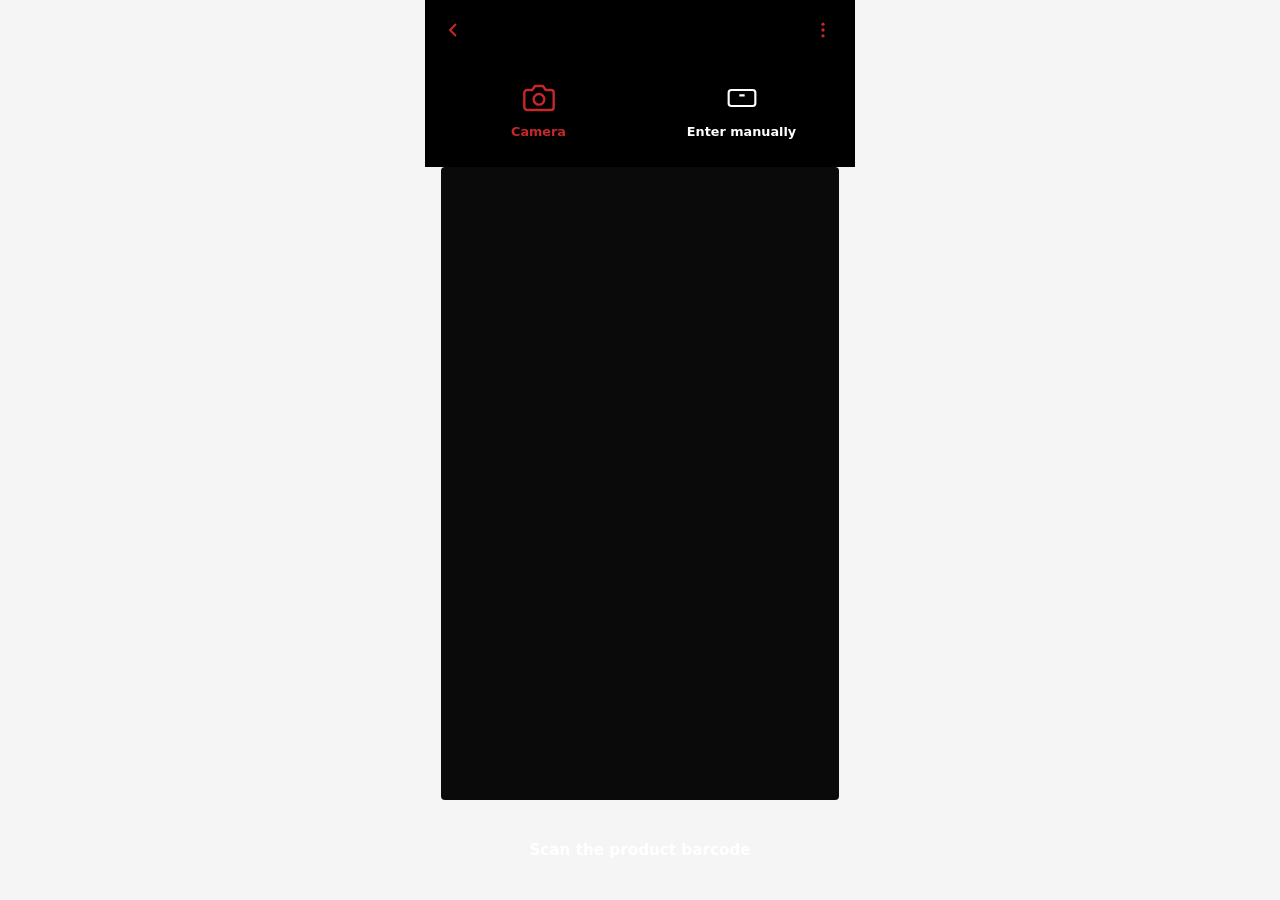
<file: omuni-store/scan.html>
<!DOCTYPE html>
<html lang="en">
<head>
  <meta charset="UTF-8" />
  <meta name="viewport" content="width=device-width, initial-scale=1, maximum-scale=1, user-scalable=no, viewport-fit=cover" />
  <meta name="theme-color" content="#000000" id="omuni-scan-theme" />
  <title>Scan to accept — Omuni</title>
  <link rel="stylesheet" href="omuni-app.css" />
</head>
<body class="omuni-app omuni-scan omuni-scan--camera">
  <div class="omuni-scan__wrap">
    <header class="omuni-scan-header">
      <a href="process.html" class="omuni-scan-header__back" id="omuni-scan-back" aria-label="Back">
        <svg width="24" height="24" viewBox="0 0 24 24" fill="none" stroke="currentColor" stroke-width="2"><path d="M15 18l-6-6 6-6"/></svg>
      </a>
      <div class="omuni-scan-header__spacer" aria-hidden="true"></div>
      <button type="button" class="omuni-scan-header__icon-btn" aria-label="More">
        <svg width="20" height="20" viewBox="0 0 24 24" fill="currentColor"><circle cx="12" cy="5" r="2"/><circle cx="12" cy="12" r="2"/><circle cx="12" cy="19" r="2"/></svg>
      </button>
    </header>

    <div class="omuni-scan-tabs" role="tablist" aria-label="Scan method">
      <button type="button" class="omuni-scan-tab" data-scan-mode="camera" role="tab" id="tab-camera" aria-selected="true" aria-controls="panel-camera">
        <span class="omuni-scan-tab__icon" aria-hidden="true">
          <svg viewBox="0 0 24 24" fill="none" stroke="currentColor" stroke-width="1.8"><path d="M23 19a2 2 0 01-2 2H3a2 2 0 01-2-2V8a2 2 0 012-2h4l2-3h6l2 3h4a2 2 0 012 2z"/><circle cx="12" cy="13" r="4"/></svg>
        </span>
        <span class="omuni-scan-tab__label">Camera</span>
      </button>
      <button type="button" class="omuni-scan-tab" data-scan-mode="manual" role="tab" id="tab-manual" aria-selected="false" aria-controls="panel-manual">
        <span class="omuni-scan-tab__icon" aria-hidden="true">
          <svg viewBox="0 0 24 24" fill="none" stroke="currentColor" stroke-width="1.6"><rect x="2" y="6" width="20" height="12" rx="2"/><path d="M6 10h.01M10 10h4"/></svg>
        </span>
        <span class="omuni-scan-tab__label">Enter manually</span>
      </button>
    </div>

    <section class="omuni-scan-panel omuni-scan-panel--camera is-active" id="panel-camera" role="tabpanel" aria-labelledby="tab-camera">
      <div class="omuni-scan-viewport" aria-hidden="true"></div>
      <p class="omuni-scan-hint">Scan the product barcode</p>
    </section>

    <section class="omuni-scan-panel omuni-scan-panel--manual" id="panel-manual" role="tabpanel" aria-labelledby="tab-manual">
      <div class="omuni-scan-manual-body">
        <div class="omuni-scan-barcode-row">
          <svg class="omuni-scan-barcode" viewBox="0 0 220 64" xmlns="http://www.w3.org/2000/svg" aria-hidden="true">
            <rect fill="#1a1a1a" x="0" y="0" width="3" height="64"/>
            <rect fill="#1a1a1a" x="6" y="0" width="1" height="64"/>
            <rect fill="#1a1a1a" x="9" y="0" width="4" height="64"/>
            <rect fill="#1a1a1a" x="16" y="0" width="2" height="64"/>
            <rect fill="#1a1a1a" x="21" y="0" width="6" height="64"/>
            <rect fill="#1a1a1a" x="30" y="0" width="1" height="64"/>
            <rect fill="#1a1a1a" x="34" y="0" width="3" height="64"/>
            <rect fill="#1a1a1a" x="40" y="0" width="5" height="64"/>
            <rect fill="#1a1a1a" x="48" y="0" width="2" height="64"/>
            <rect fill="#1a1a1a" x="53" y="0" width="1" height="64"/>
            <rect fill="#1a1a1a" x="56" y="0" width="4" height="64"/>
            <rect fill="#1a1a1a" x="64" y="0" width="3" height="64"/>
            <rect fill="#1a1a1a" x="70" y="0" width="6" height="64"/>
            <rect fill="#1a1a1a" x="79" y="0" width="2" height="64"/>
            <rect fill="#1a1a1a" x="84" y="0" width="4" height="64"/>
            <rect fill="#1a1a1a" x="91" y="0" width="1" height="64"/>
            <rect fill="#1a1a1a" x="95" y="0" width="5" height="64"/>
            <rect fill="#1a1a1a" x="103" y="0" width="3" height="64"/>
            <rect fill="#1a1a1a" x="109" y="0" width="2" height="64"/>
            <rect fill="#1a1a1a" x="114" y="0" width="6" height="64"/>
            <rect fill="#1a1a1a" x="123" y="0" width="1" height="64"/>
            <rect fill="#1a1a1a" x="127" y="0" width="4" height="64"/>
            <rect fill="#1a1a1a" x="134" y="0" width="3" height="64"/>
            <rect fill="#1a1a1a" x="140" y="0" width="5" height="64"/>
            <rect fill="#1a1a1a" x="148" y="0" width="2" height="64"/>
            <rect fill="#1a1a1a" x="153" y="0" width="4" height="64"/>
            <rect fill="#1a1a1a" x="160" y="0" width="1" height="64"/>
            <rect fill="#1a1a1a" x="164" y="0" width="6" height="64"/>
            <rect fill="#1a1a1a" x="173" y="0" width="3" height="64"/>
            <rect fill="#1a1a1a" x="179" y="0" width="2" height="64"/>
            <rect fill="#1a1a1a" x="184" y="0" width="4" height="64"/>
            <rect fill="#1a1a1a" x="191" y="0" width="1" height="64"/>
            <rect fill="#1a1a1a" x="195" y="0" width="5" height="64"/>
            <rect fill="#1a1a1a" x="203" y="0" width="3" height="64"/>
            <rect fill="#1a1a1a" x="209" y="0" width="2" height="64"/>
            <rect fill="#1a1a1a" x="214" y="0" width="6" height="64"/>
          </svg>
          <button type="button" class="omuni-scan-help" aria-label="Help">?</button>
        </div>
        <form class="omuni-scan-manual-form" id="omuni-scan-manual-form" autocomplete="off">
          <label class="visually-hidden" for="omuni-barcode-input">Barcode number</label>
          <input
            id="omuni-barcode-input"
            class="omuni-scan-manual-input"
            type="text"
            inputmode="numeric"
            placeholder="Please enter barcode number"
            maxlength="64"
          />
          <button type="submit" class="omuni-scan-manual-submit" id="omuni-barcode-submit" disabled aria-label="Submit barcode">
            <svg width="22" height="22" viewBox="0 0 24 24" fill="none" stroke="currentColor" stroke-width="2"><path d="M5 12h14M13 6l6 6-6 6"/></svg>
          </button>
        </form>
      </div>
    </section>
  </div>
  <style>
    .visually-hidden {
      position: absolute;
      width: 1px;
      height: 1px;
      padding: 0;
      margin: -1px;
      overflow: hidden;
      clip: rect(0, 0, 0, 0);
      white-space: nowrap;
      border: 0;
    }
  </style>
  <script>
    (function () {
      var back = document.getElementById("omuni-scan-back");
      if (back) back.setAttribute("href", "process.html" + window.location.search);

      var body = document.body;
      var theme = document.getElementById("omuni-scan-theme");
      var panelCamera = document.getElementById("panel-camera");
      var panelManual = document.getElementById("panel-manual");
      var tabCamera = document.getElementById("tab-camera");
      var tabManual = document.getElementById("tab-manual");
      var input = document.getElementById("omuni-barcode-input");
      var submit = document.getElementById("omuni-barcode-submit");

      function setMode(mode) {
        var isCamera = mode === "camera";
        body.classList.toggle("omuni-scan--camera", isCamera);
        body.classList.toggle("omuni-scan--manual", !isCamera);
        if (theme) theme.setAttribute("content", isCamera ? "#000000" : "#ffffff");

        panelCamera.classList.toggle("is-active", isCamera);
        panelManual.classList.toggle("is-active", !isCamera);

        tabCamera.setAttribute("aria-selected", isCamera ? "true" : "false");
        tabManual.setAttribute("aria-selected", !isCamera ? "true" : "false");
      }

      document.querySelectorAll("[data-scan-mode]").forEach(function (btn) {
        btn.addEventListener("click", function () {
          setMode(btn.getAttribute("data-scan-mode"));
        });
      });

      function syncSubmit() {
        var v = input && input.value.trim();
        submit.disabled = !v;
      }

      if (input) {
        input.addEventListener("input", syncSubmit);
        syncSubmit();
      }

      var form = document.getElementById("omuni-scan-manual-form");
      if (form) {
        form.addEventListener("submit", function (e) {
          e.preventDefault();
        });
      }
    })();
  </script>
</body>
</html>
</file>
<file: omuni-store/omuni-app.css>
/* Omuni store fulfillment — mobile app UI (not Blinkit) */
:root {
  --omuni-red: #d32f2f;
  --omuni-red-dark: #b71c1c;
  --omuni-header-red: #c62828;
  --omuni-bg: #f5f5f5;
  --omuni-card: #ffffff;
  --omuni-text: #1a1a1a;
  --omuni-muted: #757575;
  --omuni-label: #9e9e9e;
  --omuni-orange: #e65100;
  --omuni-timer-green: #2e7d32;
  --omuni-bata-red: #c41e3a;
  --omuni-safe-bottom: env(safe-area-inset-bottom, 0px);
  --omuni-nav-h: 56px;
  font-family: system-ui, -apple-system, "Segoe UI", Roboto, "Helvetica Neue", Arial, sans-serif;
}

*,
*::before,
*::after {
  box-sizing: border-box;
}

html {
  -webkit-text-size-adjust: 100%;
}

body.omuni-app {
  margin: 0;
  min-height: 100vh;
  min-height: 100dvh;
  background: var(--omuni-bg);
  color: var(--omuni-text);
  font-size: 15px;
  line-height: 1.4;
  max-width: 430px;
  margin-left: auto;
  margin-right: auto;
}

.omuni-back-blinkit {
  margin: 0;
  padding: 10px 16px;
  text-align: center;
  background: #fff;
  border-bottom: 1px solid #e8e8e8;
}

.omuni-back-blinkit__link {
  display: inline-flex;
  align-items: center;
  justify-content: center;
  gap: 4px;
  padding: 8px 16px;
  border-radius: 999px;
  border: 1px solid #0c831f;
  background: rgba(12, 131, 31, 0.08);
  color: #0a6b19;
  font-size: 0.82rem;
  font-weight: 700;
  text-decoration: none;
}

.omuni-view-switch {
  display: inline-flex;
  align-items: center;
  justify-content: center;
}

.omuni-view-switch__select {
  appearance: none;
  -webkit-appearance: none;
  border: 1px solid #0c831f;
  background: rgba(12, 131, 31, 0.08);
  color: #0a6b19;
  font-size: 0.82rem;
  font-weight: 800;
  padding: 8px 36px 8px 16px;
  border-radius: 999px;
  cursor: pointer;
  line-height: 1.1;
  background-image: linear-gradient(45deg, transparent 50%, #0a6b19 50%),
    linear-gradient(135deg, #0a6b19 50%, transparent 50%);
  background-position: calc(100% - 18px) 50%, calc(100% - 12px) 50%;
  background-size: 6px 6px, 6px 6px;
  background-repeat: no-repeat;
}

.omuni-view-switch__select:active {
  background-color: rgba(12, 131, 31, 0.14);
}

/* View dropdown removed on store pages (back link only). */

.omuni-back-blinkit__link:active {
  background: rgba(12, 131, 31, 0.14);
}

a {
  color: inherit;
  text-decoration: none;
}

/* ----- App header (red) ----- */
.omuni-app-header {
  position: sticky;
  top: 0;
  z-index: 50;
  display: flex;
  align-items: center;
  justify-content: space-between;
  gap: 8px;
  min-height: 52px;
  padding: 10px 12px;
  background: var(--omuni-header-red);
  color: #fff;
}

.omuni-app-header__back {
  display: flex;
  align-items: center;
  justify-content: center;
  width: 40px;
  height: 40px;
  margin: -8px 0 -8px -4px;
  border: none;
  background: transparent;
  color: #fff;
  cursor: pointer;
  border-radius: 8px;
}

.omuni-app-header__back:hover {
  background: rgba(255, 255, 255, 0.12);
}

.omuni-app-header__title {
  flex: 1;
  margin: 0;
  font-size: 1rem;
  font-weight: 700;
  text-align: center;
  line-height: 1.25;
}

.omuni-app-header__actions {
  display: flex;
  align-items: center;
  gap: 4px;
}

.omuni-app-header__icon-btn {
  display: flex;
  align-items: center;
  justify-content: center;
  width: 40px;
  height: 40px;
  border: none;
  background: transparent;
  color: #fff;
  cursor: pointer;
  border-radius: 8px;
}

.omuni-app-header__icon-btn:hover {
  background: rgba(255, 255, 255, 0.12);
}

/* ----- Home: brand bar ----- */
.omuni-home-brand {
  background: #e8e8e8;
  padding: 16px 16px 14px;
  text-align: center;
}

.omuni-home-brand__logo {
  margin: 0 0 6px;
  font-family: Georgia, "Times New Roman", serif;
  font-size: 1.75rem;
  font-weight: 700;
  font-style: italic;
  color: var(--omuni-bata-red);
  letter-spacing: 0.02em;
}

.omuni-home-brand__store {
  margin: 0;
  font-size: 0.8rem;
  font-weight: 700;
  letter-spacing: 0.06em;
  color: var(--omuni-text);
}

/* ----- Home: sections ----- */
.omuni-home-main {
  padding: 12px 12px calc(var(--omuni-nav-h) + var(--omuni-safe-bottom) + 16px);
}

.omuni-section {
  margin-bottom: 20px;
}

.omuni-section__title {
  margin: 0 0 12px;
  font-size: 0.95rem;
  font-weight: 800;
  color: var(--omuni-text);
}

.omuni-icon-grid {
  display: grid;
  grid-template-columns: repeat(3, 1fr);
  gap: 12px 8px;
}

.omuni-icon-tile {
  display: flex;
  flex-direction: column;
  align-items: center;
  text-align: center;
  padding: 12px 6px;
  background: var(--omuni-card);
  border-radius: 12px;
  border: 1px solid #eee;
  min-height: 96px;
  position: relative;
  transition: background 0.15s ease;
}

.omuni-icon-tile:active {
  background: #fafafa;
}

.omuni-icon-tile__glyph {
  width: 40px;
  height: 40px;
  margin-bottom: 8px;
  display: flex;
  align-items: center;
  justify-content: center;
  color: #333;
}

.omuni-icon-tile__glyph svg {
  width: 32px;
  height: 32px;
}

.omuni-icon-tile__label {
  font-size: 0.68rem;
  font-weight: 600;
  line-height: 1.25;
  color: #333;
}

.omuni-badge {
  position: absolute;
  top: 6px;
  right: 6px;
  min-width: 18px;
  height: 18px;
  padding: 0 5px;
  border-radius: 999px;
  background: var(--omuni-red);
  color: #fff;
  font-size: 0.65rem;
  font-weight: 800;
  display: flex;
  align-items: center;
  justify-content: center;
}

/* ----- Bottom nav ----- */
.omuni-bottom-nav {
  position: fixed;
  left: 50%;
  transform: translateX(-50%);
  bottom: 0;
  width: 100%;
  max-width: 430px;
  display: flex;
  justify-content: space-around;
  align-items: stretch;
  min-height: var(--omuni-nav-h);
  padding-bottom: var(--omuni-safe-bottom);
  background: #fff;
  border-top: 1px solid #e0e0e0;
  z-index: 100;
}

.omuni-bottom-nav__item {
  flex: 1;
  display: flex;
  flex-direction: column;
  align-items: center;
  justify-content: center;
  gap: 4px;
  padding: 8px 4px;
  font-size: 0.65rem;
  font-weight: 600;
  color: #9e9e9e;
  border: none;
  background: transparent;
  cursor: pointer;
  font-family: inherit;
}

.omuni-bottom-nav__item--active {
  color: var(--omuni-red);
}

.omuni-bottom-nav__item--active .omuni-bottom-nav__icon {
  color: var(--omuni-red);
}

.omuni-bottom-nav__icon {
  position: relative;
  width: 26px;
  height: 26px;
  color: #9e9e9e;
}

.omuni-bottom-nav__item--active .omuni-bottom-nav__icon {
  position: relative;
}

.omuni-bottom-nav__item--active .omuni-bottom-nav__badge {
  position: absolute;
  top: -4px;
  right: -8px;
}

/* ----- Assigned list ----- */
.omuni-page {
  padding-bottom: calc(16px + var(--omuni-safe-bottom));
  min-height: 100vh;
  min-height: 100dvh;
  background: #fff;
}

.omuni-summary-row {
  display: flex;
  justify-content: space-between;
  align-items: center;
  padding: 12px 16px;
  background: #fff;
  border-bottom: 1px solid #e8e8e8;
  font-weight: 700;
  font-size: 0.9rem;
}

.omuni-assigned-list {
  list-style: none;
  margin: 0;
  padding: 0;
}

.omuni-assigned-list > li {
  margin: 0;
}

.omuni-consignment-card {
  display: grid;
  grid-template-columns: 72px 1fr 1fr;
  gap: 10px 12px;
  padding: 16px;
  border-bottom: 1px solid #f0f0f0;
  background: #fff;
  align-items: start;
}

.omuni-consignment-card--hyperlocal {
  border: 2px solid #f9a825;
  border-radius: 12px;
  border-bottom: 2px solid #f9a825;
  margin: 12px 12px 16px;
  box-shadow: 0 0 0 1px rgba(249, 168, 37, 0.35), 0 2px 8px rgba(249, 168, 37, 0.15);
  background: linear-gradient(180deg, #fffef5 0%, #fff 100%);
}

.omuni-field__value--type {
  color: #f57f17;
  font-weight: 800;
}

.omuni-consignment-card:active {
  background: #fafafa;
}

.omuni-consignment-card__thumb {
  width: 72px;
  height: 72px;
  border-radius: 8px;
  object-fit: cover;
  background: #f5f5f5;
  grid-row: 1 / -1;
  align-self: start;
}

a.omuni-consignment-card {
  cursor: pointer;
  text-decoration: none;
  color: inherit;
}

.omuni-consignment-card__col {
  display: flex;
  flex-direction: column;
  gap: 10px;
  min-width: 0;
}

.omuni-field__label {
  display: block;
  font-size: 0.65rem;
  color: var(--omuni-label);
  text-transform: capitalize;
  margin-bottom: 2px;
}

.omuni-field__value {
  font-size: 0.78rem;
  font-weight: 700;
  word-break: break-all;
}

.omuni-status {
  color: var(--omuni-orange);
  font-weight: 800;
  font-size: 0.78rem;
}

.omuni-timer {
  display: flex;
  gap: 6px;
  align-items: flex-end;
  margin-top: 4px;
}

.omuni-timer__unit {
  display: flex;
  flex-direction: column;
  align-items: center;
  gap: 4px;
}

.omuni-timer__box {
  min-width: 36px;
  padding: 6px 4px;
  border-radius: 6px;
  background: var(--omuni-timer-green);
  color: #fff;
  font-size: 0.85rem;
  font-weight: 800;
  text-align: center;
}

.omuni-timer__cap {
  font-size: 0.6rem;
  color: var(--omuni-muted);
  text-transform: lowercase;
}

.omuni-sla-label {
  font-size: 0.6rem;
  color: var(--omuni-muted);
  margin-bottom: 4px;
}

/* ----- Process consignment ----- */
.omuni-process-meta {
  padding: 16px;
  display: grid;
  grid-template-columns: 1fr 1fr;
  gap: 14px 16px;
  background: #fff;
}

.omuni-process-row {
  grid-column: 1 / -1;
}

.omuni-ordered-by {
  font-weight: 800;
  font-size: 1.15rem;
  letter-spacing: -0.03em;
  color: #9c27b0;
  font-style: italic;
}

.omuni-value-block {
  margin-top: 8px;
}

.omuni-value-block__hint {
  font-size: 0.75rem;
  color: var(--omuni-red);
  font-weight: 600;
}

.omuni-value-block__amount {
  font-size: 1.5rem;
  font-weight: 800;
  margin-top: 2px;
}

.omuni-product-card {
  margin: 0 16px 16px;
  padding: 14px;
  background: #fafafa;
  border-radius: 12px;
  border: 1px solid #eee;
  display: grid;
  grid-template-columns: 80px 1fr;
  gap: 12px;
}

.omuni-product-card__thumb {
  width: 80px;
  height: 80px;
  border-radius: 8px;
  object-fit: cover;
  background: #fff;
}

.omuni-product-card__brand {
  font-size: 0.7rem;
  color: var(--omuni-muted);
  margin-bottom: 4px;
}

.omuni-product-card__name {
  font-size: 0.82rem;
  font-weight: 800;
  line-height: 1.3;
  margin: 0 0 12px;
}

.omuni-attr-grid {
  display: grid;
  grid-template-columns: 1fr 1fr;
  gap: 8px 12px;
  font-size: 0.72rem;
}

.omuni-attr-grid span:first-child {
  color: var(--omuni-label);
}

.omuni-attr-grid span:nth-child(2) {
  font-weight: 700;
}

.omuni-actions {
  padding: 16px;
  padding-bottom: calc(16px + var(--omuni-safe-bottom));
  display: flex;
  flex-direction: column;
  gap: 12px;
}

.omuni-btn {
  display: block;
  width: 100%;
  padding: 14px 16px;
  border-radius: 8px;
  font-size: 0.95rem;
  font-weight: 800;
  font-family: inherit;
  text-align: center;
  border: none;
  cursor: pointer;
  letter-spacing: 0.02em;
}

.omuni-btn--primary {
  background: var(--omuni-red);
  color: #fff;
}

.omuni-btn--primary:active {
  filter: brightness(0.95);
}

.omuni-btn--secondary {
  background: #fff;
  color: var(--omuni-text);
  border: 1px solid #1a1a1a;
}

.omuni-btn--secondary:active {
  background: #f5f5f5;
}

.omuni-process-timer-row {
  display: flex;
  flex-wrap: wrap;
  align-items: flex-end;
  gap: 12px;
  margin-bottom: 8px;
}

a.omuni-btn {
  text-decoration: none;
  box-sizing: border-box;
}

/* ----- Scan to accept (barcode) ----- */
body.omuni-scan {
  max-width: 430px;
  margin-left: auto;
  margin-right: auto;
  min-height: 100vh;
  min-height: 100dvh;
  display: flex;
  flex-direction: column;
}

.omuni-scan__wrap {
  flex: 1;
  display: flex;
  flex-direction: column;
  min-height: 0;
}

.omuni-scan-header {
  flex-shrink: 0;
  display: flex;
  align-items: center;
  justify-content: space-between;
  gap: 8px;
  min-height: 52px;
  padding: 10px 12px;
}

.omuni-scan--camera .omuni-scan-header {
  background: #000;
}

.omuni-scan--manual .omuni-scan-header {
  background: #fff;
}

.omuni-scan-header__back {
  display: flex;
  align-items: center;
  justify-content: center;
  width: 40px;
  height: 40px;
  margin: -8px 0 -8px -4px;
  border: none;
  background: transparent;
  color: var(--omuni-header-red);
  border-radius: 8px;
}

.omuni-scan-header__back:active {
  opacity: 0.85;
}

.omuni-scan-header__spacer {
  flex: 1;
}

.omuni-scan-header__icon-btn {
  display: flex;
  align-items: center;
  justify-content: center;
  width: 40px;
  height: 40px;
  border: none;
  background: transparent;
  color: var(--omuni-header-red);
  border-radius: 8px;
  cursor: pointer;
}

.omuni-scan-header__icon-btn:active {
  opacity: 0.85;
}

.omuni-scan-tabs {
  flex-shrink: 0;
  display: flex;
  justify-content: stretch;
  padding: 8px 16px 16px;
  gap: 8px;
}

.omuni-scan--camera .omuni-scan-tabs {
  background: #000;
}

.omuni-scan--manual .omuni-scan-tabs {
  background: #fff;
}

.omuni-scan-tab {
  flex: 1;
  display: flex;
  flex-direction: column;
  align-items: center;
  justify-content: flex-start;
  gap: 8px;
  padding: 12px 8px;
  border: none;
  background: transparent;
  font-family: inherit;
  cursor: pointer;
  border-radius: 8px;
}

.omuni-scan-tab__icon {
  width: 36px;
  height: 36px;
  display: flex;
  align-items: center;
  justify-content: center;
}

.omuni-scan-tab__icon svg {
  width: 32px;
  height: 32px;
}

.omuni-scan-tab__label {
  font-size: 0.8rem;
  font-weight: 600;
  line-height: 1.2;
}

.omuni-scan--camera .omuni-scan-tab[data-scan-mode="camera"] .omuni-scan-tab__label {
  color: var(--omuni-header-red);
  font-weight: 800;
}

.omuni-scan--camera .omuni-scan-tab[data-scan-mode="camera"] .omuni-scan-tab__icon {
  color: var(--omuni-header-red);
}

.omuni-scan--camera .omuni-scan-tab[data-scan-mode="manual"] .omuni-scan-tab__label {
  color: #fff;
  font-weight: 600;
}

.omuni-scan--camera .omuni-scan-tab[data-scan-mode="manual"] .omuni-scan-tab__icon {
  color: #fff;
}

.omuni-scan--manual .omuni-scan-tab[data-scan-mode="manual"] .omuni-scan-tab__label {
  color: var(--omuni-header-red);
  font-weight: 800;
}

.omuni-scan--manual .omuni-scan-tab[data-scan-mode="manual"] .omuni-scan-tab__icon {
  color: var(--omuni-header-red);
}

.omuni-scan--manual .omuni-scan-tab[data-scan-mode="camera"] .omuni-scan-tab__label {
  color: #1a1a1a;
  font-weight: 600;
}

.omuni-scan--manual .omuni-scan-tab[data-scan-mode="camera"] .omuni-scan-tab__icon {
  color: #1a1a1a;
}

.omuni-scan-panel {
  flex: 1;
  display: none;
  flex-direction: column;
  min-height: 0;
}

.omuni-scan-panel.is-active {
  display: flex;
}

.omuni-scan--camera {
  background: #000;
  color: #fff;
}

.omuni-scan--manual {
  background: #fff;
  color: #1a1a1a;
}

.omuni-scan-viewport {
  flex: 1;
  min-height: 240px;
  margin: 0 16px;
  background: #0a0a0a;
  border-radius: 4px;
}

.omuni-scan-hint {
  flex-shrink: 0;
  padding: 24px 20px calc(24px + var(--omuni-safe-bottom));
  text-align: center;
  font-size: 0.95rem;
  font-weight: 600;
  color: #fff;
}

.omuni-scan-manual-body {
  flex: 1;
  display: flex;
  flex-direction: column;
  align-items: center;
  padding: 24px 20px calc(32px + var(--omuni-safe-bottom));
  gap: 28px;
}

.omuni-scan-barcode-row {
  display: flex;
  align-items: center;
  justify-content: center;
  gap: 12px;
}

.omuni-scan-barcode {
  display: block;
  height: 72px;
  width: auto;
  max-width: 100%;
}

.omuni-scan-help {
  flex-shrink: 0;
  width: 28px;
  height: 28px;
  border: none;
  border-radius: 50%;
  background: #e0e0e0;
  color: #757575;
  font-size: 0.95rem;
  font-weight: 700;
  line-height: 1;
  cursor: pointer;
  font-family: inherit;
}

.omuni-scan-help:active {
  background: #d0d0d0;
}

.omuni-scan-manual-form {
  width: 100%;
  max-width: 360px;
  display: flex;
  align-items: center;
  gap: 12px;
  border-bottom: 2px solid #1a1a1a;
  padding-bottom: 6px;
}

.omuni-scan-manual-input {
  flex: 1;
  border: none;
  background: transparent;
  font-size: 1rem;
  font-family: inherit;
  outline: none;
  min-width: 0;
  padding: 8px 0;
}

.omuni-scan-manual-input::placeholder {
  color: #bdbdbd;
  font-weight: 400;
}

.omuni-scan-manual-submit {
  flex-shrink: 0;
  width: 44px;
  height: 44px;
  border-radius: 50%;
  border: none;
  background: #e0e0e0;
  color: #9e9e9e;
  display: flex;
  align-items: center;
  justify-content: center;
  cursor: not-allowed;
  font-family: inherit;
  transition: background 0.15s ease, color 0.15s ease;
}

.omuni-scan-manual-submit:not(:disabled) {
  background: var(--omuni-red);
  color: #fff;
  cursor: pointer;
}

.omuni-scan-manual-submit:not(:disabled):active {
  filter: brightness(0.95);
}
</file>
